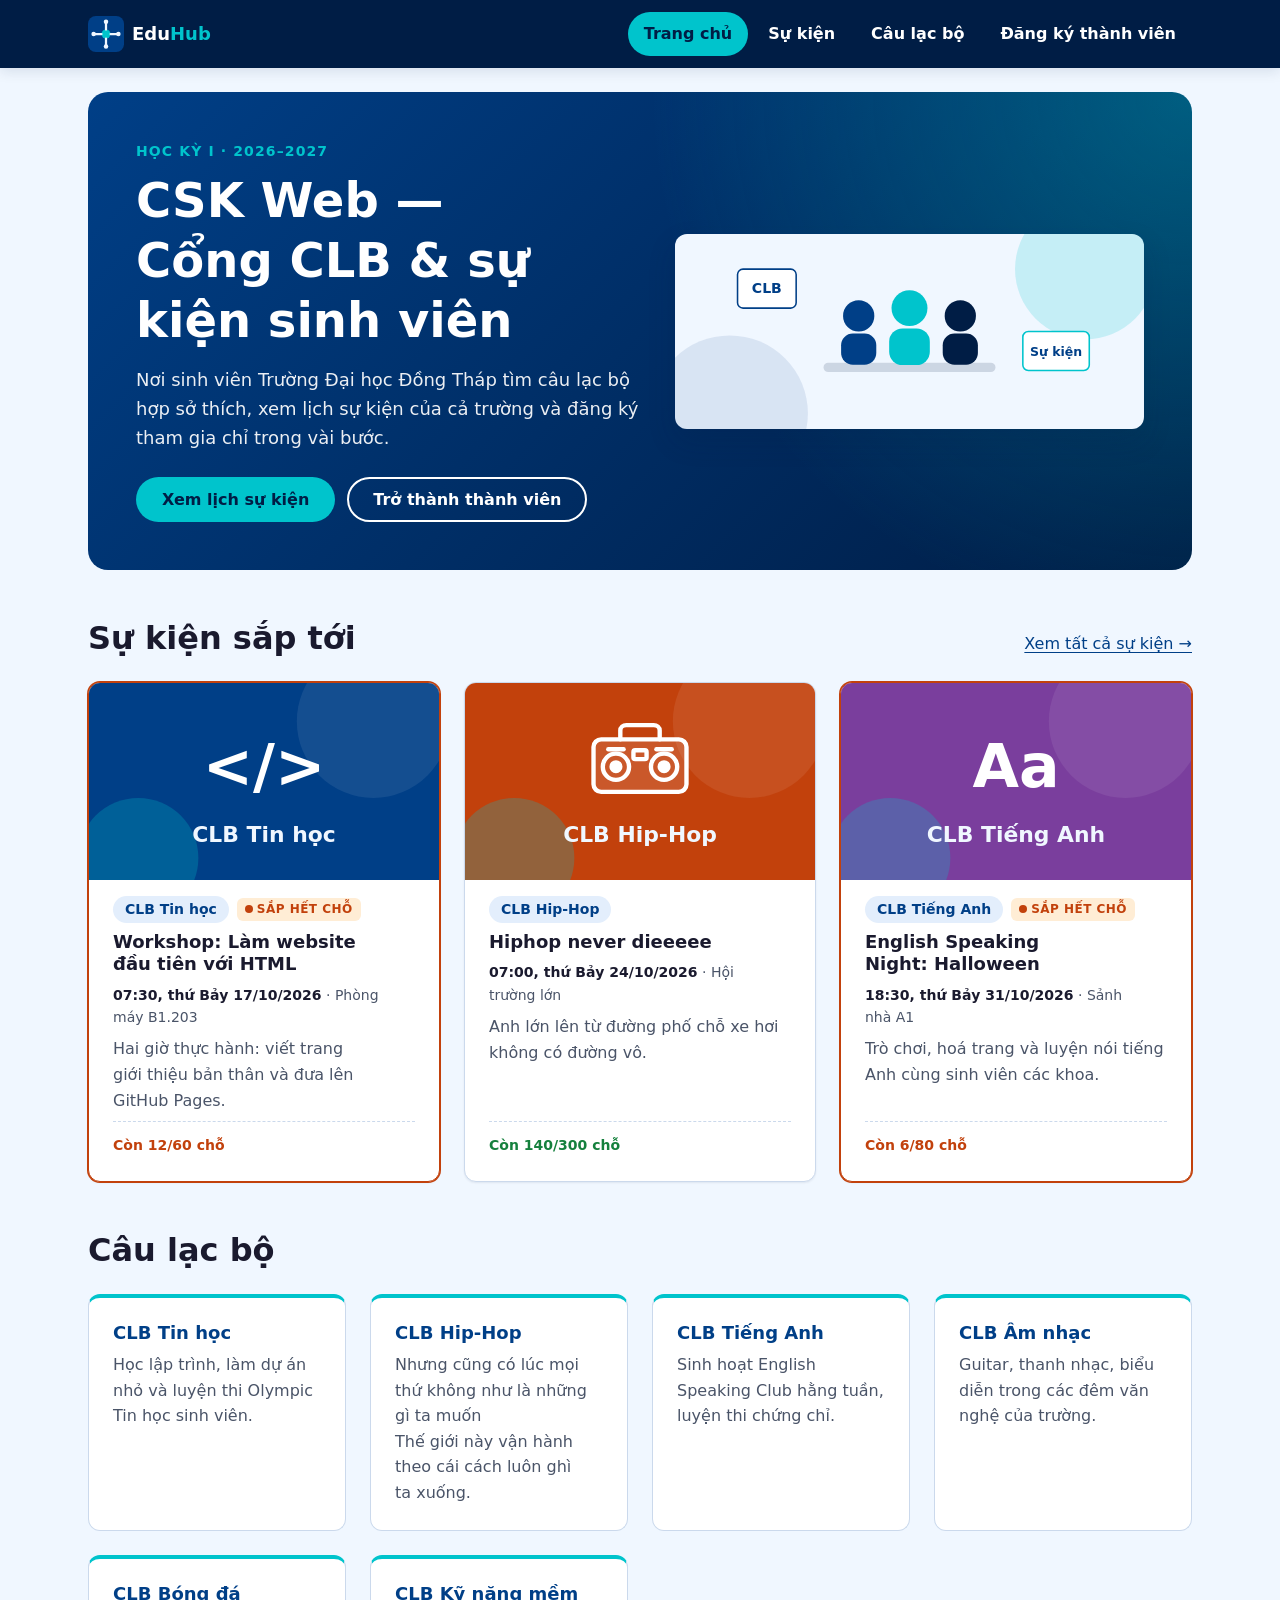
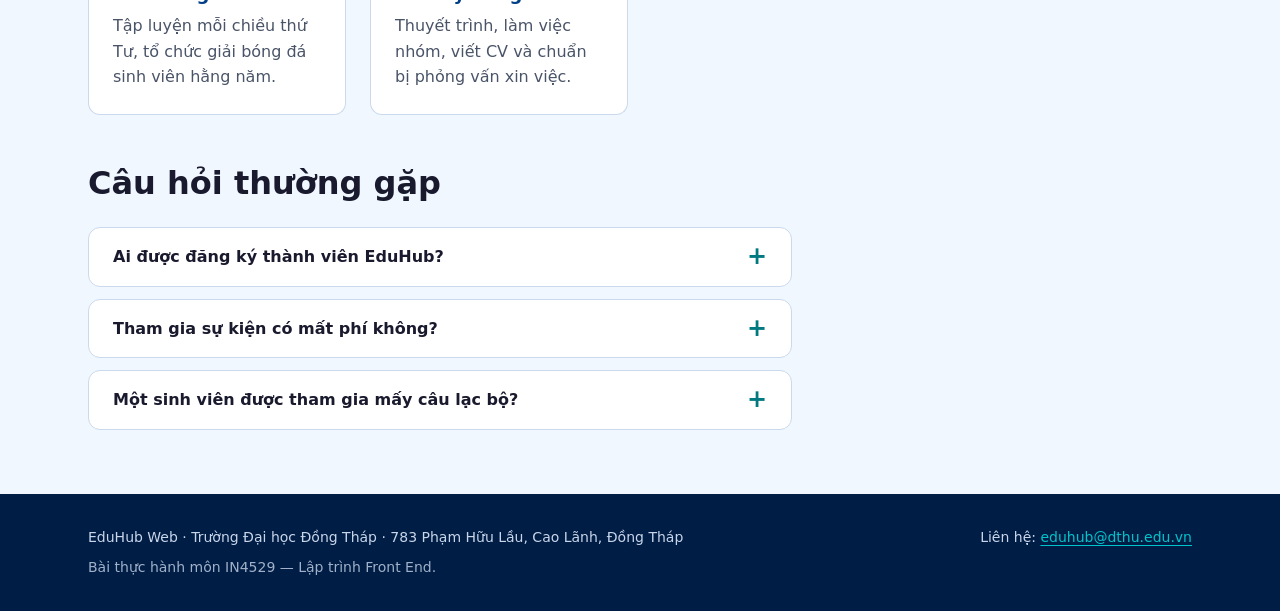
<file: index.html>
<!DOCTYPE html>
<html lang="vi">
  <head>
    <meta charset="utf-8">
    <meta name="viewport" content="width=device-width, initial-scale=1">
    <title>EduHub Web — CLB &amp; sự kiện sinh viên ĐH Đồng Tháp</title>
    <meta name="description" content="Cổng thông tin câu lạc bộ và sự kiện dành cho sinh viên Trường Đại học Đồng Tháp: xem lịch sự kiện, tìm CLB phù hợp và đăng ký thành viên.">
    <!-- Open Graph: thay "ten-tai-khoan" bằng tên tài khoản GitHub sau khi bật GitHub Pages -->
    <meta property="og:type" content="website">
    <meta property="og:site_name" content="EduHub Web">
    <meta property="og:title" content="EduHub Web — CLB &amp; sự kiện sinh viên ĐH Đồng Tháp">
    <meta property="og:description" content="Xem lịch sự kiện, tìm câu lạc bộ phù hợp và đăng ký thành viên.">
    <meta property="og:url" content="https://ten-tai-khoan.github.io/eduhub-web/">
    <meta property="og:image" content="https://ten-tai-khoan.github.io/eduhub-web/assets/og-image.png">
    <meta property="og:locale" content="vi_VN">
    <meta name="theme-color" content="#001D45">
    <link rel="icon" href="assets/logo.svg" type="image/svg+xml">
    <!-- Ch02: một tệp CSS duy nhất, main.css tự @import các lớp còn lại -->
    <link rel="stylesheet" href="css/main.css">
  </head>
  <body>
    <a class="skip-link" href="#noi-dung">Bỏ qua, đến nội dung chính</a>

    <header class="site-header">
      <div class="container site-header__inner">
        <a class="brand" href="index.html">
          <img class="brand__logo" src="assets/logo.svg" alt="" width="48" height="48">
          <span class="brand__name">Edu<span>Hub</span></span>
        </a>
        <nav class="site-nav" aria-label="Điều hướng chính">
          <ul class="site-nav__list">
          <li><a class="site-nav__link" href="index.html" aria-current="page">Trang chủ</a></li>
          <li><a class="site-nav__link" href="events.html">Sự kiện</a></li>
          <li><a class="site-nav__link" href="index.html#cau-lac-bo">Câu lạc bộ</a></li>
          <li><a class="site-nav__link" href="register.html">Đăng ký thành viên</a></li>
          </ul>
        </nav>
      </div>
    </header>

    <main id="noi-dung">
      <section class="container hero" aria-labelledby="tieu-de-chinh">
        <div>
          <p class="hero__eyebrow">Học kỳ I · 2026–2027</p>
          <h1 id="tieu-de-chinh">CSK Web — Cổng CLB &amp; sự kiện sinh viên</h1>
          <p class="hero__lead">
            Nơi sinh viên Trường Đại học Đồng Tháp tìm câu lạc bộ hợp sở thích,
            xem lịch sự kiện của cả trường và đăng ký tham gia chỉ trong vài bước.
          </p>
          <p class="btn-row">
            <a class="btn btn--accent" href="events.html">Xem lịch sự kiện</a>
            <a class="btn btn--ghost" href="register.html">Trở thành thành viên</a>
          </p>
        </div>
        <img class="hero__media" src="assets/hero.svg" alt="Minh hoạ ba sinh viên đứng cạnh bảng CLB và bảng Sự kiện" width="1200" height="500">
      </section>

      <section class="container section" aria-labelledby="su-kien-sap-toi">
        <div class="section__head">
          <h2 id="su-kien-sap-toi">Sự kiện sắp tới</h2>
          <a href="events.html">Xem tất cả sự kiện →</a>
        </div>
        <div class="card-grid">
        <article class="card event-card">
          <img class="card__media" src="assets/club-tin-hoc.svg" alt="Biểu tượng CLB Tin học" width="640" height="360" loading="lazy">
          <div class="card__body">
            <p class="card__meta"><span class="tag">CLB Tin học</span> <span class="badge badge--hot">Sắp hết chỗ</span></p>
            <h3 class="card__title"><a href="event-detail.html">Workshop: Làm website đầu tiên với HTML</a></h3>
            <p class="event-card__info"><time datetime="2026-10-17T07:30+07:00">07:30, thứ Bảy 17/10/2026</time> · Phòng máy B1.203</p>
            <p class="card__text">Hai giờ thực hành: viết trang giới thiệu bản thân và đưa lên GitHub Pages.</p>
            <p class="event-card__seats">Còn 12/60 chỗ</p>
          </div>
        </article>

        <article class="card event-card">
          <img class="card__media" src="assets/club-hip-hop.svg" alt="Biểu tượng CLB Hip-Hop" width="640" height="360" loading="lazy">
          <div class="card__body">
            <p class="card__meta"><span class="tag">CLB Hip-Hop</span></p>
            <h3 class="card__title"><a href="events.html">Hiphop never dieeeee</a></h3>
            <p class="event-card__info"><time datetime="2026-10-24T07:00+07:00">07:00, thứ Bảy 24/10/2026</time> · Hội trường lớn</p>
            <p class="card__text">Anh lớn lên từ đường phố chỗ xe hơi không có đường vô.</p>
            <p class="event-card__seats">Còn 140/300 chỗ</p>
          </div>
        </article>

        <article class="card event-card">
          <img class="card__media" src="assets/club-tieng-anh.svg" alt="Biểu tượng CLB Tiếng Anh" width="640" height="360" loading="lazy">
          <div class="card__body">
            <p class="card__meta"><span class="tag">CLB Tiếng Anh</span> <span class="badge badge--hot">Sắp hết chỗ</span></p>
            <h3 class="card__title"><a href="events.html">English Speaking Night: Halloween</a></h3>
            <p class="event-card__info"><time datetime="2026-10-31T18:30+07:00">18:30, thứ Bảy 31/10/2026</time> · Sảnh nhà A1</p>
            <p class="card__text">Trò chơi, hoá trang và luyện nói tiếng Anh cùng sinh viên các khoa.</p>
            <p class="event-card__seats">Còn 6/80 chỗ</p>
          </div>
        </article>
        </div>
      </section>

      <section id="cau-lac-bo" class="container section" aria-labelledby="tieu-de-clb">
        <div class="section__head">
          <h2 id="tieu-de-clb">Câu lạc bộ</h2>
        </div>
        <ul class="card-grid">
          <li class="club-card">
            <h3>CLB Tin học</h3>
            <p>Học lập trình, làm dự án nhỏ và luyện thi Olympic Tin học sinh viên.</p>
          </li>
          <li class="club-card">
            <h3>CLB Hip-Hop</h3>
            <p>Nhưng cũng có lúc mọi thứ không như là những gì ta muốn <br>
                Thế giới này vận hành theo cái cách luôn ghì ta xuống.</p>
          </li>
          <li class="club-card">
            <h3>CLB Tiếng Anh</h3>
            <p>Sinh hoạt English Speaking Club hằng tuần, luyện thi chứng chỉ.</p>
          </li>
          <li class="club-card">
            <h3>CLB Âm nhạc</h3>
            <p>Guitar, thanh nhạc, biểu diễn trong các đêm văn nghệ của trường.</p>
          </li>
          <li class="club-card">
            <h3>CLB Bóng đá</h3>
            <p>Tập luyện mỗi chiều thứ Tư, tổ chức giải bóng đá sinh viên hằng năm.</p>
          </li>
          <li class="club-card">
            <h3>CLB Kỹ năng mềm</h3>
            <p>Thuyết trình, làm việc nhóm, viết CV và chuẩn bị phỏng vấn xin việc.</p>
          </li>
        </ul>
      </section>

      <section class="container section" aria-labelledby="hoi-dap">
        <div class="section__head">
          <h2 id="hoi-dap">Câu hỏi thường gặp</h2>
        </div>
        <div class="faq">
          <details class="faq__item">
            <summary>Ai được đăng ký thành viên EduHub?</summary>
            <p>Tất cả sinh viên đang học tại Trường Đại học Đồng Tháp, chỉ cần mã số sinh viên và email.</p>
          </details>
          <details class="faq__item">
            <summary>Tham gia sự kiện có mất phí không?</summary>
            <p>Phần lớn sự kiện miễn phí. Sự kiện có phí sẽ ghi rõ ở trang chi tiết.</p>
          </details>
          <details class="faq__item">
            <summary>Một sinh viên được tham gia mấy câu lạc bộ?</summary>
            <p>Không giới hạn, nhưng nên chọn tối đa hai CLB để có thời gian sinh hoạt đều đặn.</p>
          </details>
        </div>
      </section>
    </main>

    <footer class="site-footer">
      <div class="container site-footer__inner">
        <p>EduHub Web · Trường Đại học Đồng Tháp · 783 Phạm Hữu Lầu, Cao Lãnh, Đồng Tháp</p>
        <p>Liên hệ: <a href="mailto:eduhub@dthu.edu.vn">eduhub@dthu.edu.vn</a></p>
        <p><small>Bài thực hành môn IN4529 — Lập trình Front End.</small></p>
      </div>
    </footer>
  </body>
</html>
</file>
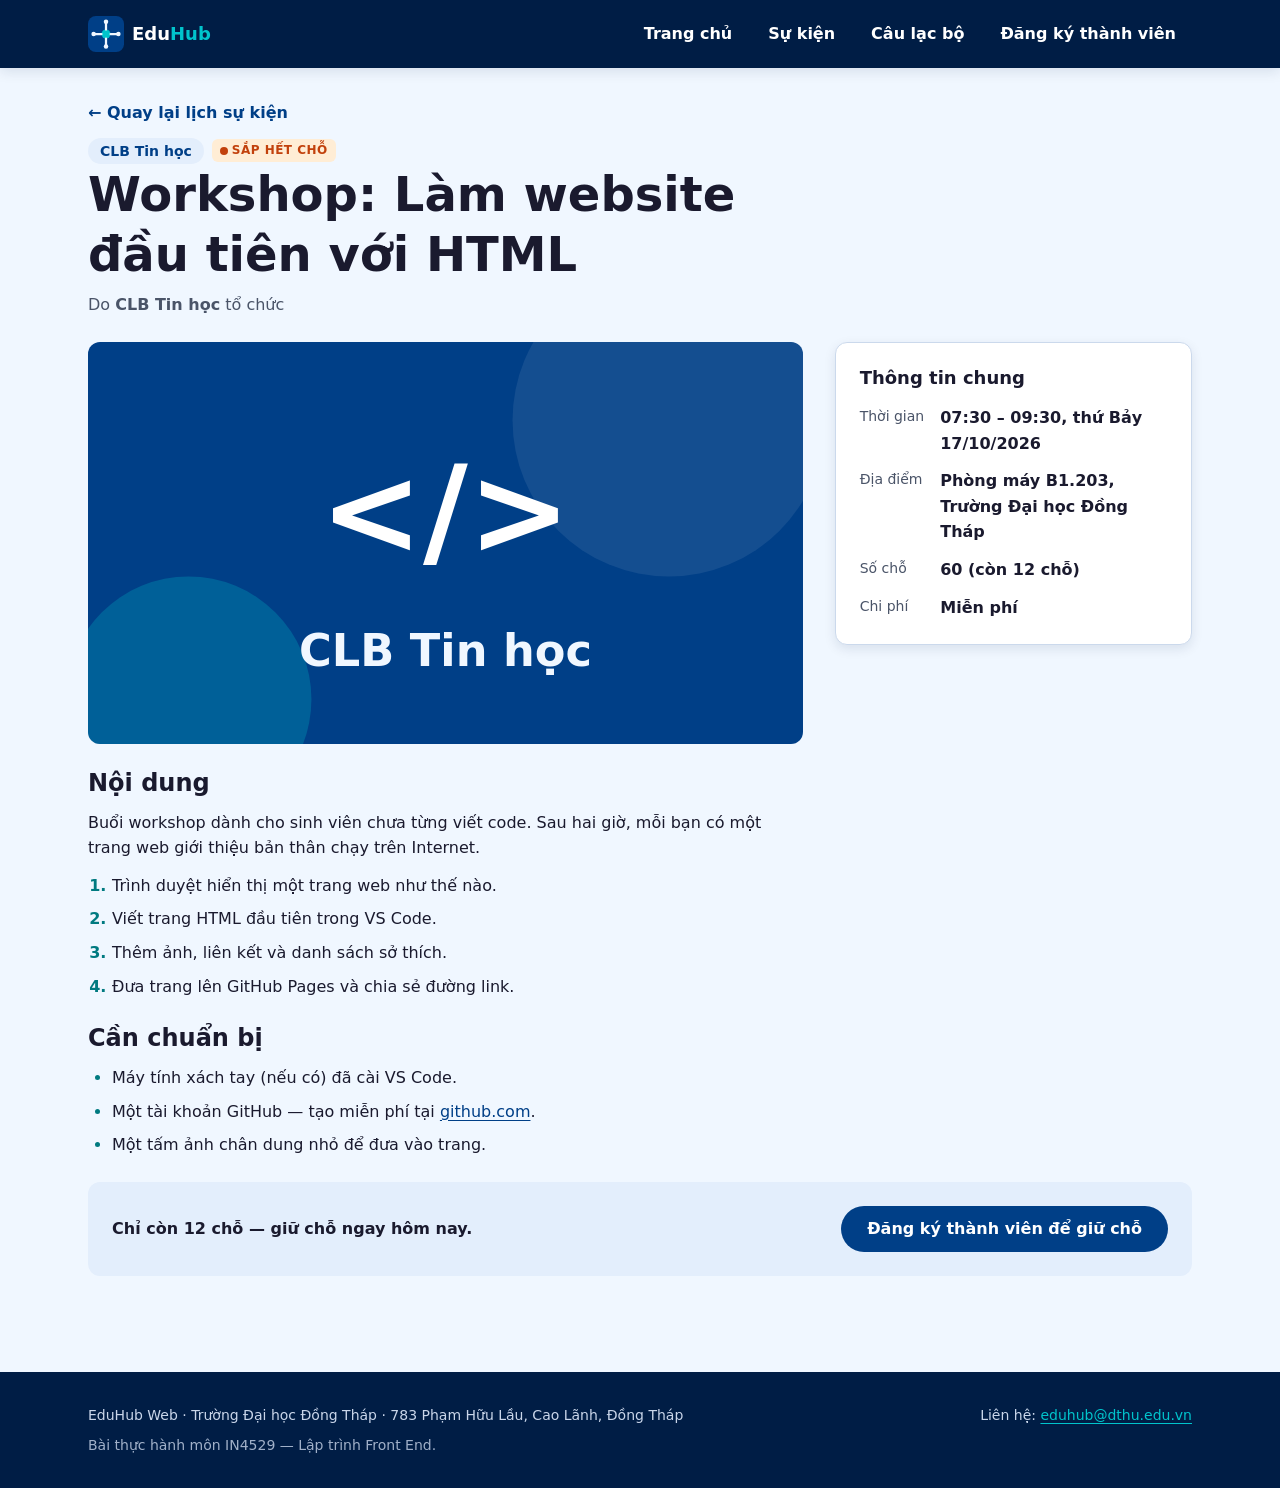
<file: event-detail.html>
<!DOCTYPE html>
<html lang="vi">
  <head>
    <meta charset="utf-8">
    <meta name="viewport" content="width=device-width, initial-scale=1">
    <title>Workshop: Làm website đầu tiên với HTML · EduHub Web</title>
    <meta name="description" content="Workshop 2 giờ của CLB Tin học: viết trang web giới thiệu bản thân bằng HTML và đưa lên GitHub Pages. Thứ Bảy 17/10/2026, phòng máy B1.203.">
    <!-- Open Graph: thay "ten-tai-khoan" bằng tên tài khoản GitHub sau khi bật GitHub Pages -->
    <meta property="og:type" content="website">
    <meta property="og:site_name" content="EduHub Web">
    <meta property="og:title" content="Workshop: Làm website đầu tiên với HTML · EduHub Web">
    <meta property="og:description" content="Workshop 2 giờ của CLB Tin học: viết trang web giới thiệu bản thân bằng HTML và đưa lên GitHub Pages. Thứ Bảy 17/10/2026, phòng máy B1.203.">
    <meta property="og:url" content="https://ten-tai-khoan.github.io/eduhub-web/event-detail.html">
    <meta property="og:image" content="https://ten-tai-khoan.github.io/eduhub-web/assets/og-image.png">
    <meta property="og:locale" content="vi_VN">
    <meta name="theme-color" content="#001D45">
    <link rel="icon" href="assets/logo.svg" type="image/svg+xml">
    <!-- Ch02: một tệp CSS duy nhất, main.css tự @import các lớp còn lại -->
    <link rel="stylesheet" href="css/main.css">
  </head>
  <body>
    <a class="skip-link" href="#noi-dung">Bỏ qua, đến nội dung chính</a>

    <header class="site-header">
      <div class="container site-header__inner">
        <a class="brand" href="index.html">
          <img class="brand__logo" src="assets/logo.svg" alt="" width="48" height="48">
          <span class="brand__name">Edu<span>Hub</span></span>
        </a>
        <nav class="site-nav" aria-label="Điều hướng chính">
          <ul class="site-nav__list">
          <li><a class="site-nav__link" href="index.html">Trang chủ</a></li>
          <li><a class="site-nav__link" href="events.html">Sự kiện</a></li>
          <li><a class="site-nav__link" href="index.html#cau-lac-bo">Câu lạc bộ</a></li>
          <li><a class="site-nav__link" href="register.html">Đăng ký thành viên</a></li>
          </ul>
        </nav>
      </div>
    </header>

    <main id="noi-dung" class="container page">
      <article class="detail">
        <header class="detail__head">
          <a class="back-link" href="events.html">← Quay lại lịch sự kiện</a>
          <p class="card__meta"><span class="tag">CLB Tin học</span> <span class="badge badge--hot">Sắp hết chỗ</span></p>
          <h1>Workshop: Làm website đầu tiên với HTML</h1>
          <p class="detail__organizer">Do <strong>CLB Tin học</strong> tổ chức</p>
        </header>

        <img class="detail__media" src="assets/club-tin-hoc.svg" alt="Biểu tượng CLB Tin học: dấu thẻ HTML trên nền xanh" width="640" height="360">

        <section class="detail__info info-card" aria-labelledby="thong-tin">
          <h2 id="thong-tin">Thông tin chung</h2>
          <dl>
            <dt>Thời gian</dt>
            <dd><time datetime="2026-10-17T07:30+07:00">07:30 – 09:30, thứ Bảy 17/10/2026</time></dd>
            <dt>Địa điểm</dt>
            <dd>Phòng máy B1.203, Trường Đại học Đồng Tháp</dd>
            <dt>Số chỗ</dt>
            <dd>60 (còn 12 chỗ)</dd>
            <dt>Chi phí</dt>
            <dd>Miễn phí</dd>
          </dl>
        </section>

        <section class="detail__content prose" aria-labelledby="noi-dung-workshop">
          <h2 id="noi-dung-workshop">Nội dung</h2>
          <p>
            Buổi workshop dành cho sinh viên chưa từng viết code. Sau hai giờ, mỗi bạn có
            một trang web giới thiệu bản thân chạy trên Internet.
          </p>
          <ol>
            <li>Trình duyệt hiển thị một trang web như thế nào.</li>
            <li>Viết trang HTML đầu tiên trong VS Code.</li>
            <li>Thêm ảnh, liên kết và danh sách sở thích.</li>
            <li>Đưa trang lên GitHub Pages và chia sẻ đường link.</li>
          </ol>
        </section>

        <section class="detail__prep prose" aria-labelledby="chuan-bi">
          <h2 id="chuan-bi">Cần chuẩn bị</h2>
          <ul>
            <li>Máy tính xách tay (nếu có) đã cài VS Code.</li>
            <li>Một tài khoản GitHub — tạo miễn phí tại <a href="https://github.com/signup">github.com</a>.</li>
            <li>Một tấm ảnh chân dung nhỏ để đưa vào trang.</li>
          </ul>
        </section>

        <footer class="detail__foot cta">
          <p>Chỉ còn 12 chỗ — giữ chỗ ngay hôm nay.</p>
          <a class="btn btn--primary" href="register.html">Đăng ký thành viên để giữ chỗ</a>
        </footer>
      </article>
    </main>

    <footer class="site-footer">
      <div class="container site-footer__inner">
        <p>EduHub Web · Trường Đại học Đồng Tháp · 783 Phạm Hữu Lầu, Cao Lãnh, Đồng Tháp</p>
        <p>Liên hệ: <a href="mailto:eduhub@dthu.edu.vn">eduhub@dthu.edu.vn</a></p>
        <p><small>Bài thực hành môn IN4529 — Lập trình Front End.</small></p>
      </div>
    </footer>
  </body>
</html>
</file>
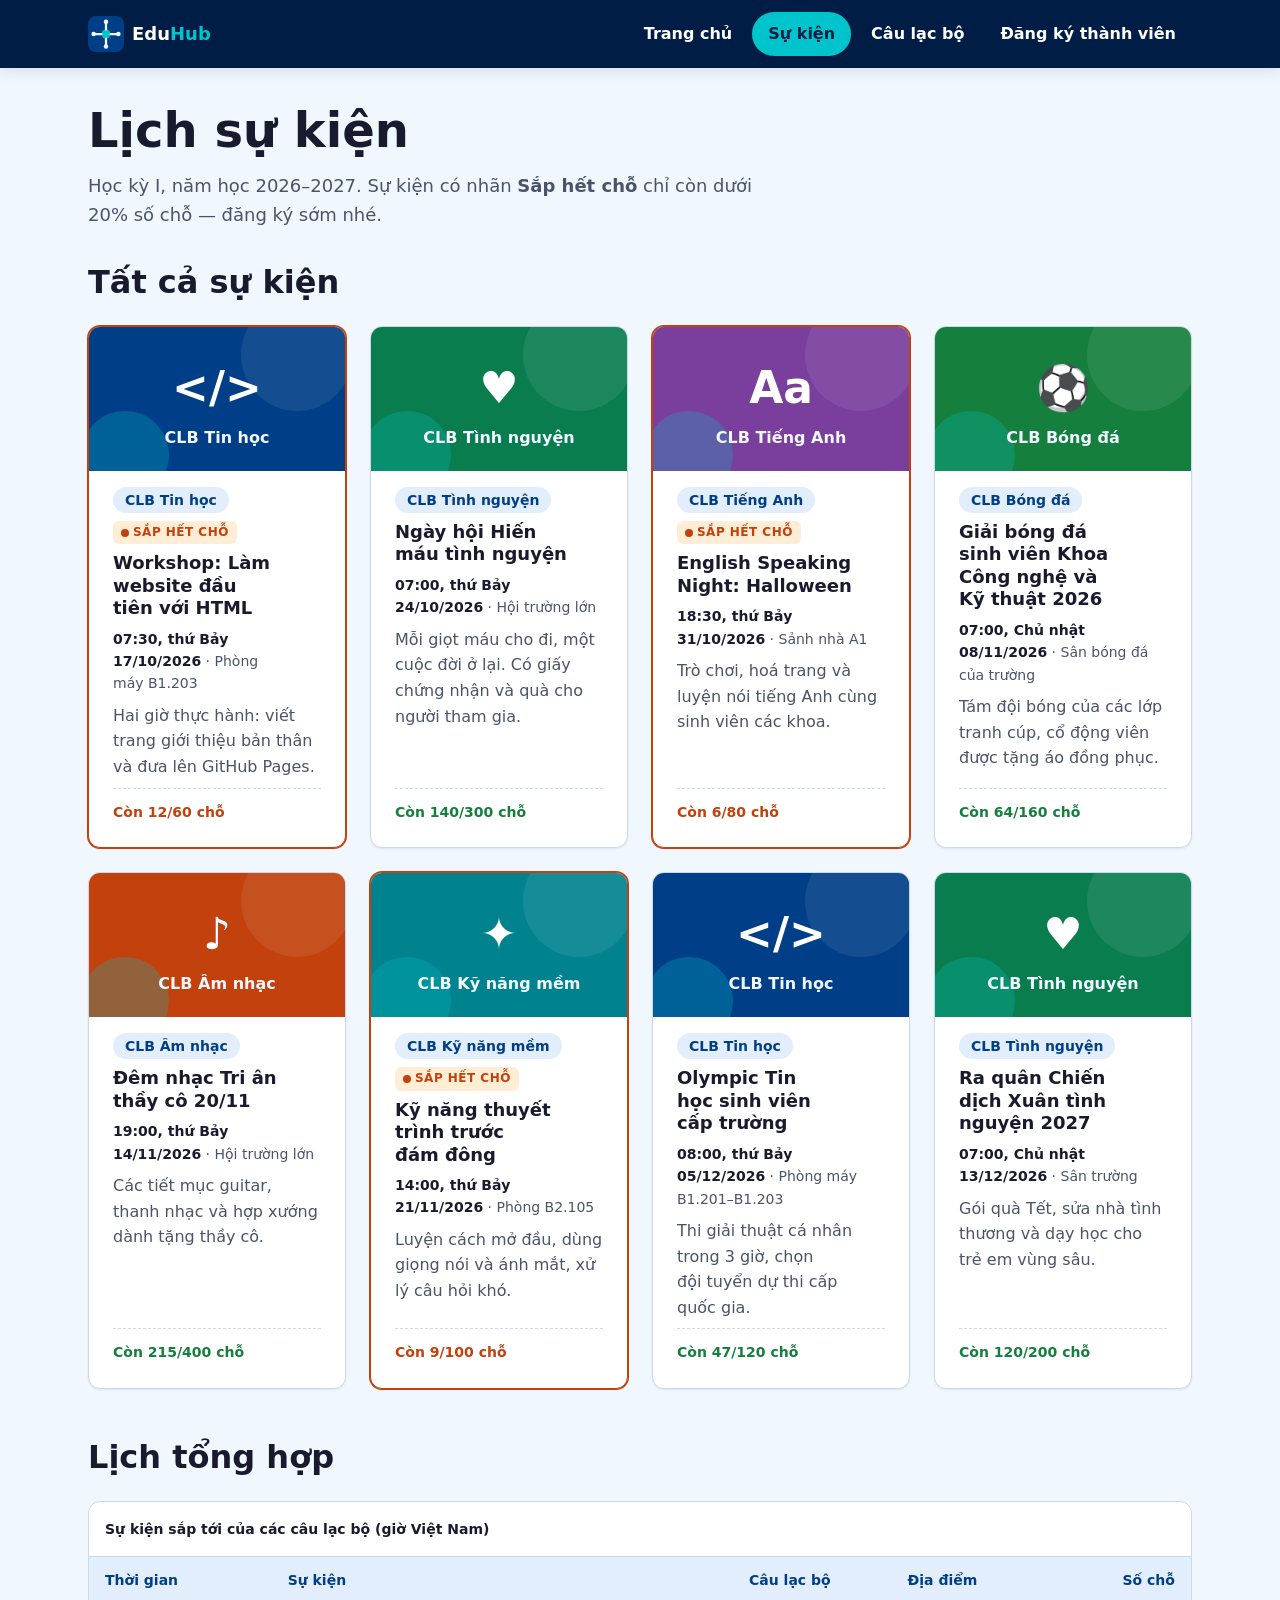
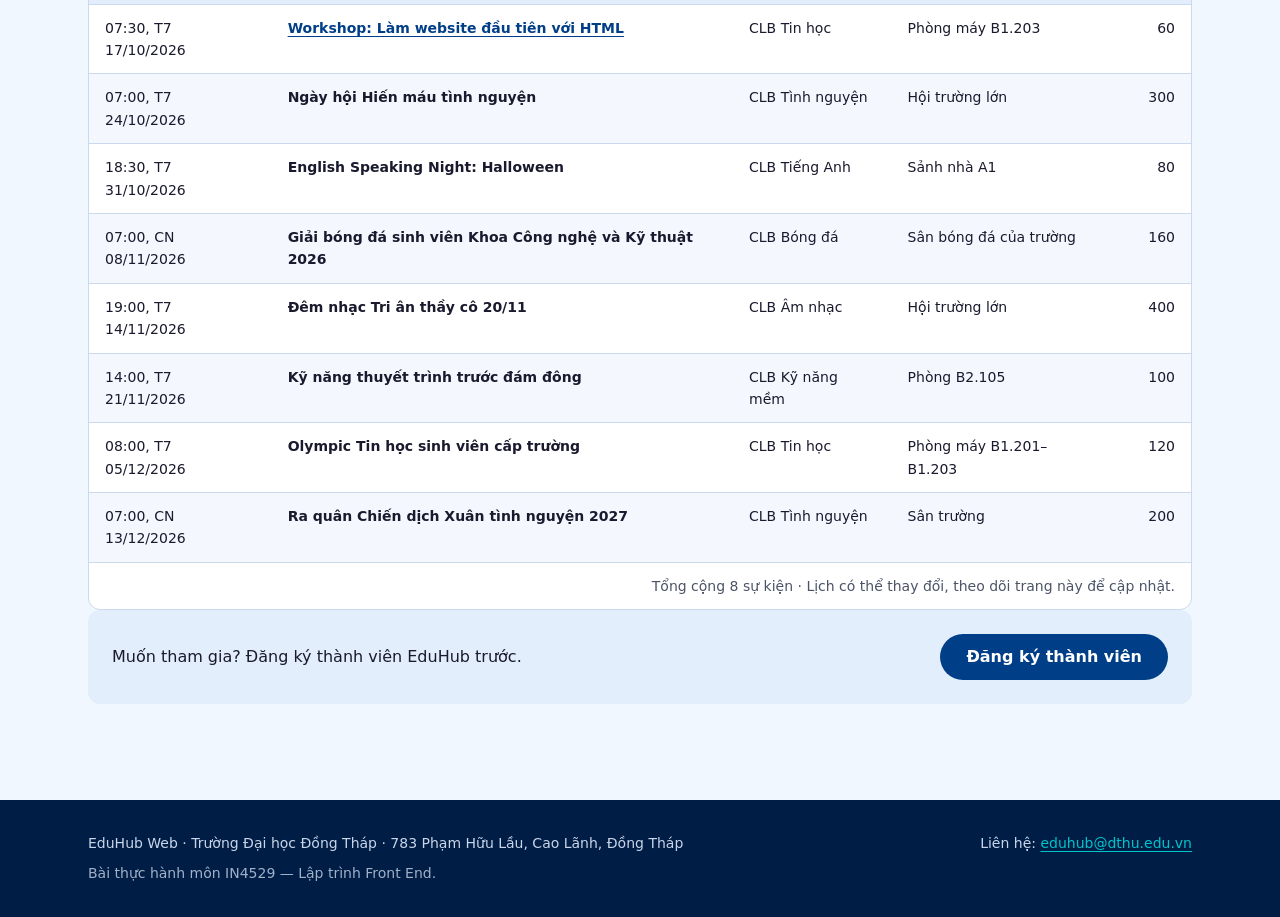
<file: events.html>
<!DOCTYPE html>
<html lang="vi">
  <head>
    <meta charset="utf-8">
    <meta name="viewport" content="width=device-width, initial-scale=1">
    <title>Lịch sự kiện · EduHub Web</title>
    <meta name="description" content="Lịch các sự kiện sắp tới của câu lạc bộ sinh viên Trường Đại học Đồng Tháp, học kỳ I năm học 2026–2027.">
    <!-- Open Graph: thay "ten-tai-khoan" bằng tên tài khoản GitHub sau khi bật GitHub Pages -->
    <meta property="og:type" content="website">
    <meta property="og:site_name" content="EduHub Web">
    <meta property="og:title" content="Lịch sự kiện · EduHub Web">
    <meta property="og:description" content="Lịch các sự kiện sắp tới của câu lạc bộ sinh viên Trường Đại học Đồng Tháp, học kỳ I năm học 2026–2027.">
    <meta property="og:url" content="https://ten-tai-khoan.github.io/eduhub-web/events.html">
    <meta property="og:image" content="https://ten-tai-khoan.github.io/eduhub-web/assets/og-image.png">
    <meta property="og:locale" content="vi_VN">
    <meta name="theme-color" content="#001D45">
    <link rel="icon" href="assets/logo.svg" type="image/svg+xml">
    <!-- Ch02: một tệp CSS duy nhất, main.css tự @import các lớp còn lại -->
    <link rel="stylesheet" href="css/main.css">
  </head>
  <body>
    <a class="skip-link" href="#noi-dung">Bỏ qua, đến nội dung chính</a>

    <header class="site-header">
      <div class="container site-header__inner">
        <a class="brand" href="index.html">
          <img class="brand__logo" src="assets/logo.svg" alt="" width="48" height="48">
          <span class="brand__name">Edu<span>Hub</span></span>
        </a>
        <nav class="site-nav" aria-label="Điều hướng chính">
          <ul class="site-nav__list">
          <li><a class="site-nav__link" href="index.html">Trang chủ</a></li>
          <li><a class="site-nav__link" href="events.html" aria-current="page">Sự kiện</a></li>
          <li><a class="site-nav__link" href="index.html#cau-lac-bo">Câu lạc bộ</a></li>
          <li><a class="site-nav__link" href="register.html">Đăng ký thành viên</a></li>
          </ul>
        </nav>
      </div>
    </header>

    <main id="noi-dung" class="container page">
      <h1>Lịch sự kiện</h1>
      <p class="page__intro">Học kỳ I, năm học 2026–2027. Sự kiện có nhãn <strong>Sắp hết chỗ</strong> chỉ còn dưới 20% số chỗ — đăng ký sớm nhé.</p>

      <section aria-labelledby="danh-sach">
        <h2 id="danh-sach" class="section__head">Tất cả sự kiện</h2>
        <!-- Ch03 sẽ thay các card tĩnh này bằng dữ liệu từ GET /api/events -->
        <div class="card-grid">
        <article class="card event-card">
          <img class="card__media" src="assets/club-tin-hoc.svg" alt="Biểu tượng CLB Tin học" width="640" height="360" loading="lazy">
          <div class="card__body">
            <p class="card__meta"><span class="tag">CLB Tin học</span> <span class="badge badge--hot">Sắp hết chỗ</span></p>
            <h3 class="card__title"><a href="event-detail.html">Workshop: Làm website đầu tiên với HTML</a></h3>
            <p class="event-card__info"><time datetime="2026-10-17T07:30+07:00">07:30, thứ Bảy 17/10/2026</time> · Phòng máy B1.203</p>
            <p class="card__text">Hai giờ thực hành: viết trang giới thiệu bản thân và đưa lên GitHub Pages.</p>
            <p class="event-card__seats">Còn 12/60 chỗ</p>
          </div>
        </article>

        <article class="card event-card">
          <img class="card__media" src="assets/club-tinh-nguyen.svg" alt="Biểu tượng CLB Tình nguyện" width="640" height="360" loading="lazy">
          <div class="card__body">
            <p class="card__meta"><span class="tag">CLB Tình nguyện</span></p>
            <h3 class="card__title"><a href="events.html">Ngày hội Hiến máu tình nguyện</a></h3>
            <p class="event-card__info"><time datetime="2026-10-24T07:00+07:00">07:00, thứ Bảy 24/10/2026</time> · Hội trường lớn</p>
            <p class="card__text">Mỗi giọt máu cho đi, một cuộc đời ở lại. Có giấy chứng nhận và quà cho người tham gia.</p>
            <p class="event-card__seats">Còn 140/300 chỗ</p>
          </div>
        </article>

        <article class="card event-card">
          <img class="card__media" src="assets/club-tieng-anh.svg" alt="Biểu tượng CLB Tiếng Anh" width="640" height="360" loading="lazy">
          <div class="card__body">
            <p class="card__meta"><span class="tag">CLB Tiếng Anh</span> <span class="badge badge--hot">Sắp hết chỗ</span></p>
            <h3 class="card__title"><a href="events.html">English Speaking Night: Halloween</a></h3>
            <p class="event-card__info"><time datetime="2026-10-31T18:30+07:00">18:30, thứ Bảy 31/10/2026</time> · Sảnh nhà A1</p>
            <p class="card__text">Trò chơi, hoá trang và luyện nói tiếng Anh cùng sinh viên các khoa.</p>
            <p class="event-card__seats">Còn 6/80 chỗ</p>
          </div>
        </article>

        <article class="card event-card">
          <img class="card__media" src="assets/club-bong-da.svg" alt="Biểu tượng CLB Bóng đá" width="640" height="360" loading="lazy">
          <div class="card__body">
            <p class="card__meta"><span class="tag">CLB Bóng đá</span></p>
            <h3 class="card__title"><a href="events.html">Giải bóng đá sinh viên Khoa Công nghệ và Kỹ thuật 2026</a></h3>
            <p class="event-card__info"><time datetime="2026-11-08T07:00+07:00">07:00, Chủ nhật 08/11/2026</time> · Sân bóng đá của trường</p>
            <p class="card__text">Tám đội bóng của các lớp tranh cúp, cổ động viên được tặng áo đồng phục.</p>
            <p class="event-card__seats">Còn 64/160 chỗ</p>
          </div>
        </article>

        <article class="card event-card">
          <img class="card__media" src="assets/club-am-nhac.svg" alt="Biểu tượng CLB Âm nhạc" width="640" height="360" loading="lazy">
          <div class="card__body">
            <p class="card__meta"><span class="tag">CLB Âm nhạc</span></p>
            <h3 class="card__title"><a href="events.html">Đêm nhạc Tri ân thầy cô 20/11</a></h3>
            <p class="event-card__info"><time datetime="2026-11-14T19:00+07:00">19:00, thứ Bảy 14/11/2026</time> · Hội trường lớn</p>
            <p class="card__text">Các tiết mục guitar, thanh nhạc và hợp xướng dành tặng thầy cô.</p>
            <p class="event-card__seats">Còn 215/400 chỗ</p>
          </div>
        </article>

        <article class="card event-card">
          <img class="card__media" src="assets/club-ky-nang-mem.svg" alt="Biểu tượng CLB Kỹ năng mềm" width="640" height="360" loading="lazy">
          <div class="card__body">
            <p class="card__meta"><span class="tag">CLB Kỹ năng mềm</span> <span class="badge badge--hot">Sắp hết chỗ</span></p>
            <h3 class="card__title"><a href="events.html">Kỹ năng thuyết trình trước đám đông</a></h3>
            <p class="event-card__info"><time datetime="2026-11-21T14:00+07:00">14:00, thứ Bảy 21/11/2026</time> · Phòng B2.105</p>
            <p class="card__text">Luyện cách mở đầu, dùng giọng nói và ánh mắt, xử lý câu hỏi khó.</p>
            <p class="event-card__seats">Còn 9/100 chỗ</p>
          </div>
        </article>

        <article class="card event-card">
          <img class="card__media" src="assets/club-tin-hoc.svg" alt="Biểu tượng CLB Tin học" width="640" height="360" loading="lazy">
          <div class="card__body">
            <p class="card__meta"><span class="tag">CLB Tin học</span></p>
            <h3 class="card__title"><a href="events.html">Olympic Tin học sinh viên cấp trường</a></h3>
            <p class="event-card__info"><time datetime="2026-12-05T08:00+07:00">08:00, thứ Bảy 05/12/2026</time> · Phòng máy B1.201–B1.203</p>
            <p class="card__text">Thi giải thuật cá nhân trong 3 giờ, chọn đội tuyển dự thi cấp quốc gia.</p>
            <p class="event-card__seats">Còn 47/120 chỗ</p>
          </div>
        </article>

        <article class="card event-card">
          <img class="card__media" src="assets/club-tinh-nguyen.svg" alt="Biểu tượng CLB Tình nguyện" width="640" height="360" loading="lazy">
          <div class="card__body">
            <p class="card__meta"><span class="tag">CLB Tình nguyện</span></p>
            <h3 class="card__title"><a href="events.html">Ra quân Chiến dịch Xuân tình nguyện 2027</a></h3>
            <p class="event-card__info"><time datetime="2026-12-13T07:00+07:00">07:00, Chủ nhật 13/12/2026</time> · Sân trường</p>
            <p class="card__text">Gói quà Tết, sửa nhà tình thương và dạy học cho trẻ em vùng sâu.</p>
            <p class="event-card__seats">Còn 120/200 chỗ</p>
          </div>
        </article>
        </div>
      </section>

      <section class="section" aria-labelledby="lich-tong-hop">
        <h2 id="lich-tong-hop" class="section__head">Lịch tổng hợp</h2>
        <!-- Bảng rộng hơn màn hình điện thoại: chỉ khung này cuộn ngang, cả trang thì không -->
        <div class="table-wrap" tabindex="0">
          <table class="table">
            <caption>Sự kiện sắp tới của các câu lạc bộ (giờ Việt Nam)</caption>
            <thead>
              <tr>
                <th scope="col">Thời gian</th>
                <th scope="col">Sự kiện</th>
                <th scope="col">Câu lạc bộ</th>
                <th scope="col">Địa điểm</th>
                <th scope="col">Số chỗ</th>
              </tr>
            </thead>
            <tbody>
              <tr>
                <td><time datetime="2026-10-17T07:30+07:00">07:30, T7 17/10/2026</time></td>
                <th scope="row"><a href="event-detail.html">Workshop: Làm website đầu tiên với HTML</a></th>
                <td>CLB Tin học</td>
                <td>Phòng máy B1.203</td>
                <td>60</td>
              </tr>
              <tr>
                <td><time datetime="2026-10-24T07:00+07:00">07:00, T7 24/10/2026</time></td>
                <th scope="row">Ngày hội Hiến máu tình nguyện</th>
                <td>CLB Tình nguyện</td>
                <td>Hội trường lớn</td>
                <td>300</td>
              </tr>
              <tr>
                <td><time datetime="2026-10-31T18:30+07:00">18:30, T7 31/10/2026</time></td>
                <th scope="row">English Speaking Night: Halloween</th>
                <td>CLB Tiếng Anh</td>
                <td>Sảnh nhà A1</td>
                <td>80</td>
              </tr>
              <tr>
                <td><time datetime="2026-11-08T07:00+07:00">07:00, CN 08/11/2026</time></td>
                <th scope="row">Giải bóng đá sinh viên Khoa Công nghệ và Kỹ thuật 2026</th>
                <td>CLB Bóng đá</td>
                <td>Sân bóng đá của trường</td>
                <td>160</td>
              </tr>
              <tr>
                <td><time datetime="2026-11-14T19:00+07:00">19:00, T7 14/11/2026</time></td>
                <th scope="row">Đêm nhạc Tri ân thầy cô 20/11</th>
                <td>CLB Âm nhạc</td>
                <td>Hội trường lớn</td>
                <td>400</td>
              </tr>
              <tr>
                <td><time datetime="2026-11-21T14:00+07:00">14:00, T7 21/11/2026</time></td>
                <th scope="row">Kỹ năng thuyết trình trước đám đông</th>
                <td>CLB Kỹ năng mềm</td>
                <td>Phòng B2.105</td>
                <td>100</td>
              </tr>
              <tr>
                <td><time datetime="2026-12-05T08:00+07:00">08:00, T7 05/12/2026</time></td>
                <th scope="row">Olympic Tin học sinh viên cấp trường</th>
                <td>CLB Tin học</td>
                <td>Phòng máy B1.201–B1.203</td>
                <td>120</td>
              </tr>
              <tr>
                <td><time datetime="2026-12-13T07:00+07:00">07:00, CN 13/12/2026</time></td>
                <th scope="row">Ra quân Chiến dịch Xuân tình nguyện 2027</th>
                <td>CLB Tình nguyện</td>
                <td>Sân trường</td>
                <td>200</td>
              </tr>
            </tbody>
            <tfoot>
              <tr>
                <td colspan="5">Tổng cộng 8 sự kiện · Lịch có thể thay đổi, theo dõi trang này để cập nhật.</td>
              </tr>
            </tfoot>
          </table>
        </div>
      </section>

      <p class="cta section">
        <span>Muốn tham gia? Đăng ký thành viên EduHub trước.</span>
        <a class="btn btn--primary" href="register.html">Đăng ký thành viên</a>
      </p>
    </main>

    <footer class="site-footer">
      <div class="container site-footer__inner">
        <p>EduHub Web · Trường Đại học Đồng Tháp · 783 Phạm Hữu Lầu, Cao Lãnh, Đồng Tháp</p>
        <p>Liên hệ: <a href="mailto:eduhub@dthu.edu.vn">eduhub@dthu.edu.vn</a></p>
        <p><small>Bài thực hành môn IN4529 — Lập trình Front End.</small></p>
      </div>
    </footer>
  </body>
</html>
</file>
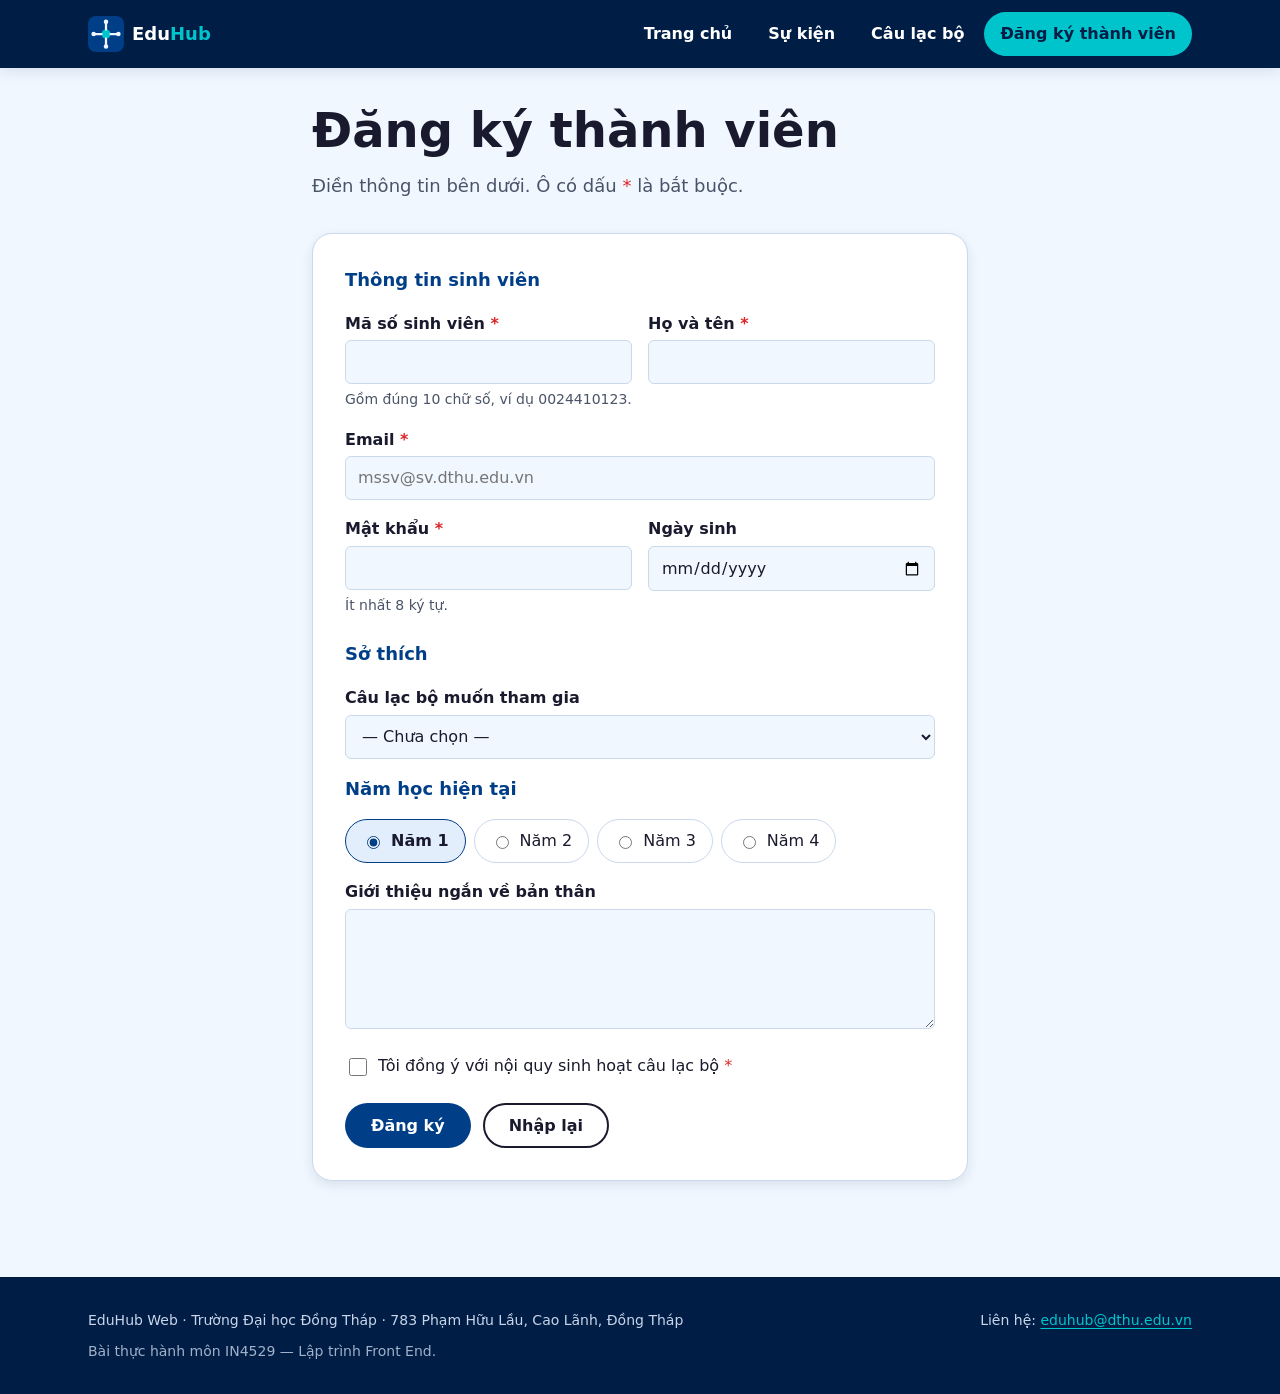
<file: register.html>
<!DOCTYPE html>
<html lang="vi">
  <head>
    <meta charset="utf-8">
    <meta name="viewport" content="width=device-width, initial-scale=1">
    <title>Đăng ký thành viên · EduHub Web</title>
    <meta name="description" content="Đăng ký tài khoản thành viên EduHub Web dành cho sinh viên Trường Đại học Đồng Tháp.">
    <!-- Open Graph: thay "ten-tai-khoan" bằng tên tài khoản GitHub sau khi bật GitHub Pages -->
    <meta property="og:type" content="website">
    <meta property="og:site_name" content="EduHub Web">
    <meta property="og:title" content="Đăng ký thành viên · EduHub Web">
    <meta property="og:description" content="Đăng ký tài khoản thành viên EduHub Web dành cho sinh viên Trường Đại học Đồng Tháp.">
    <meta property="og:url" content="https://ten-tai-khoan.github.io/eduhub-web/register.html">
    <meta property="og:image" content="https://ten-tai-khoan.github.io/eduhub-web/assets/og-image.png">
    <meta property="og:locale" content="vi_VN">
    <meta name="theme-color" content="#001D45">
    <link rel="icon" href="assets/logo.svg" type="image/svg+xml">
    <!-- Ch02: một tệp CSS duy nhất, main.css tự @import các lớp còn lại -->
    <link rel="stylesheet" href="css/main.css">
  </head>
  <body>
    <a class="skip-link" href="#noi-dung">Bỏ qua, đến nội dung chính</a>

    <header class="site-header">
      <div class="container site-header__inner">
        <a class="brand" href="index.html">
          <img class="brand__logo" src="assets/logo.svg" alt="" width="48" height="48">
          <span class="brand__name">Edu<span>Hub</span></span>
        </a>
        <nav class="site-nav" aria-label="Điều hướng chính">
          <ul class="site-nav__list">
          <li><a class="site-nav__link" href="index.html">Trang chủ</a></li>
          <li><a class="site-nav__link" href="events.html">Sự kiện</a></li>
          <li><a class="site-nav__link" href="index.html#cau-lac-bo">Câu lạc bộ</a></li>
          <li><a class="site-nav__link" href="register.html" aria-current="page">Đăng ký thành viên</a></li>
          </ul>
        </nav>
      </div>
    </header>

    <main id="noi-dung" class="container page page--narrow">
      <h1>Đăng ký thành viên</h1>
      <p class="page__intro">Điền thông tin bên dưới. Ô có dấu <abbr title="bắt buộc">*</abbr> là bắt buộc.</p>

      <!-- Chưa có server: form gửi bằng GET để thấy dữ liệu trên thanh địa chỉ. Ch03 sẽ gửi tới API. -->
      <form class="form" action="register.html" method="get">
        <fieldset>
          <legend>Thông tin sinh viên</legend>

          <div class="form__grid">
            <p class="field">
              <label for="student-id">Mã số sinh viên <abbr title="bắt buộc">*</abbr></label>
              <input id="student-id" name="studentId" type="text" inputmode="numeric"
                     required pattern="[0-9]{10}" maxlength="10"
                     aria-describedby="student-id-hint" autocomplete="off">
              <small id="student-id-hint">Gồm đúng 10 chữ số, ví dụ 0024410123.</small>
            </p>

            <p class="field">
              <label for="full-name">Họ và tên <abbr title="bắt buộc">*</abbr></label>
              <input id="full-name" name="name" type="text" required minlength="2" maxlength="100" autocomplete="name">
            </p>

            <p class="field field--full">
              <label for="email">Email <abbr title="bắt buộc">*</abbr></label>
              <input id="email" name="email" type="email" required autocomplete="email"
                     placeholder="mssv@sv.dthu.edu.vn">
            </p>

            <p class="field">
              <label for="password">Mật khẩu <abbr title="bắt buộc">*</abbr></label>
              <input id="password" name="password" type="password" required minlength="8"
                     autocomplete="new-password" aria-describedby="password-hint">
              <small id="password-hint">Ít nhất 8 ký tự.</small>
            </p>

            <p class="field">
              <label for="birth-date">Ngày sinh</label>
              <input id="birth-date" name="birthDate" type="date" min="1980-01-01" max="2010-12-31">
            </p>
          </div>
        </fieldset>

        <fieldset>
          <legend>Sở thích</legend>

          <p class="field">
            <label for="club">Câu lạc bộ muốn tham gia</label>
            <select id="club" name="club">
              <option value="">— Chưa chọn —</option>
              <option value="Tin học">CLB Tin học</option>
              <option value="Hip Hop">CLB Hip-Hop</option>
              <option value="Tiếng Anh">CLB Tiếng Anh</option>
              <option value="Âm nhạc">CLB Âm nhạc</option>
              <option value="Bóng đá">CLB Bóng đá</option>
              <option value="Kỹ năng mềm">CLB Kỹ năng mềm</option>
            </select>
          </p>

          <fieldset class="choice-group">
            <legend>Năm học hiện tại</legend>
            <div class="choice-group__options">
              <label class="choice"><input id="year-1" name="year" type="radio" value="1" checked> Năm 1</label>
              <label class="choice"><input id="year-2" name="year" type="radio" value="2"> Năm 2</label>
              <label class="choice"><input id="year-3" name="year" type="radio" value="3"> Năm 3</label>
              <label class="choice"><input id="year-4" name="year" type="radio" value="4"> Năm 4</label>
            </div>
          </fieldset>

          <p class="field">
            <label for="intro">Giới thiệu ngắn về bản thân</label>
            <textarea id="intro" name="intro" rows="4" maxlength="500"></textarea>
          </p>
        </fieldset>

        <p class="field--check">
          <input id="agree" name="agree" type="checkbox" required>
          <label for="agree">Tôi đồng ý với nội quy sinh hoạt câu lạc bộ <abbr title="bắt buộc">*</abbr></label>
        </p>

        <p class="btn-row">
          <button class="btn btn--primary" type="submit">Đăng ký</button>
          <button class="btn btn--ghost" type="reset">Nhập lại</button>
        </p>
      </form>
    </main>

    <footer class="site-footer">
      <div class="container site-footer__inner">
        <p>EduHub Web · Trường Đại học Đồng Tháp · 783 Phạm Hữu Lầu, Cao Lãnh, Đồng Tháp</p>
        <p>Liên hệ: <a href="mailto:eduhub@dthu.edu.vn">eduhub@dthu.edu.vn</a></p>
        <p><small>Bài thực hành môn IN4529 — Lập trình Front End.</small></p>
      </div>
    </footer>
  </body>
</html>
</file>
<file: css/main.css>
/* ==========================================================================
   main.css — tệp duy nhất mà HTML liên kết tới (đã có sẵn <link> trong 4 trang)
   ========================================================================== */

/* TODO(ch2-T2): Khai báo thứ tự lớp cascade, lớp viết SAU sẽ thắng lớp viết TRƯỚC:
     @layer tokens, base, layout, components;
   Sau đó @import 4 tệp vào đúng lớp của nó, ví dụ:
     @import url("tokens.css") layer(tokens);
   Lưu ý: @import phải đứng đầu tệp, chỉ dòng @layer được đứng trước. */
@layer tokens, base, layout, components;

@import url("tokens.css") layer(tokens);
@import url("base.css") layer(base);
@import url("layout.css") layer(layout);
@import url("components.css") layer(components);
</file>
